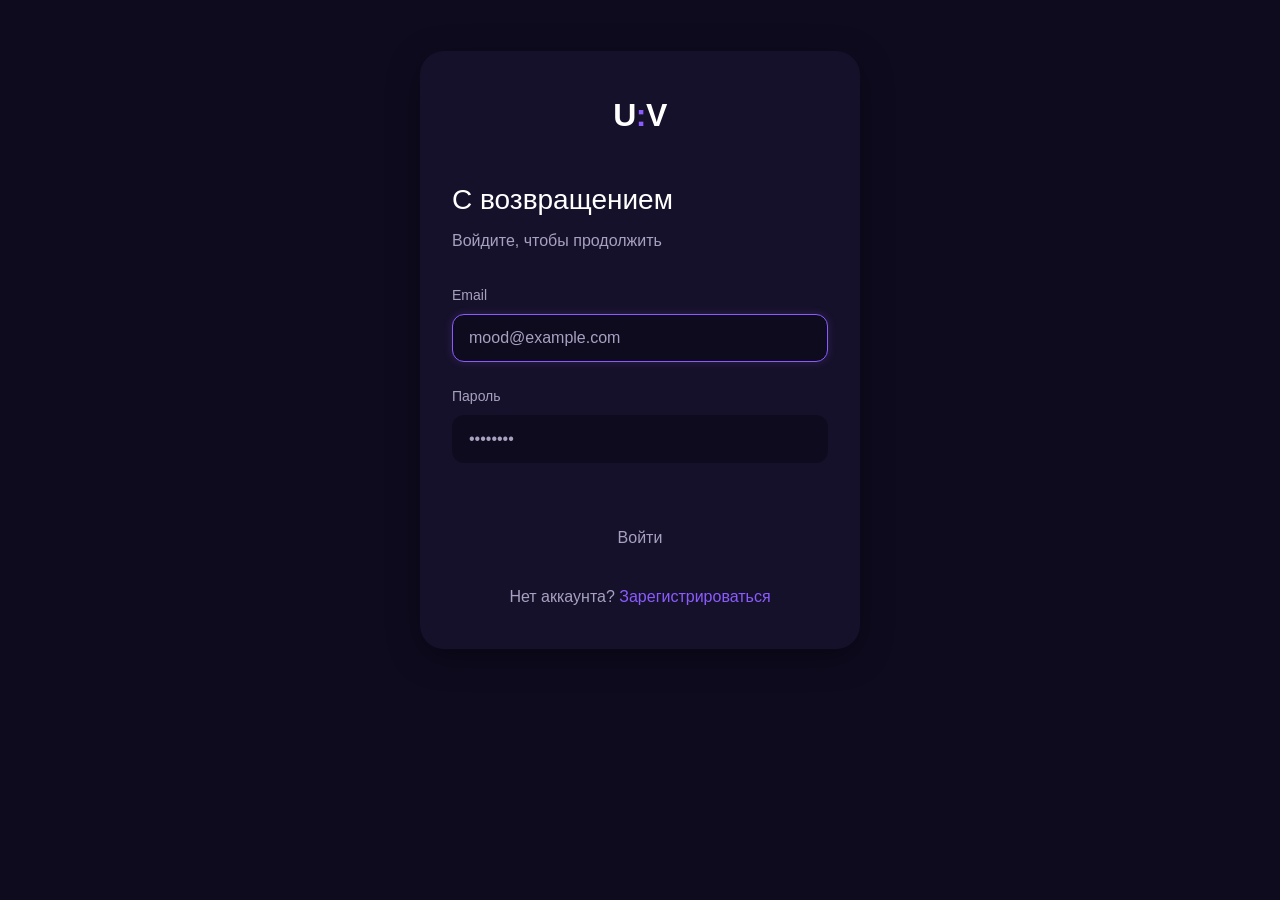
<file: frontend/login.html>
<!DOCTYPE html>
<html lang="ru">
<head>
    <meta charset="UTF-8">
    <meta name="viewport" content="width=device-width, initial-scale=1.0">
    <title>U:V · Вход</title>
    <link rel="stylesheet" href="css/variables.css">
    <link rel="stylesheet" href="css/global.css">
    <link rel="stylesheet" href="css/components.css">
    <style>
        body {
            display: flex;
            align-items: center;
            justify-content: center;
            min-height: 100vh;
            margin: 0;
        }
        .auth-container {
            width: 100%;
            max-width: 440px;
            padding: 40px 32px;
            background: var(--bg-card);
            border-radius: 24px;
            box-shadow: 0 8px 32px rgba(0,0,0,0.4);
        }
        .auth-logo {
            text-align: center;
            margin-bottom: 40px;
        }
        .auth-logo a {
            font-size: 32px;
            font-weight: 600;
            letter-spacing: -0.5px;
            color: var(--text-primary);
            text-decoration: none;
        }
        .logo-accent {
            color: var(--accent);
        }
        .auth-title {
            font-size: 28px;
            margin-bottom: 8px;
        }
        .auth-subtitle {
            color: var(--text-secondary);
            margin-bottom: 32px;
        }
        .auth-form .form-group {
            margin-bottom: 24px;
        }
        .auth-form label {
            display: block;
            margin-bottom: 8px;
            color: var(--text-secondary);
            font-size: 14px;
        }
        .auth-form .input {
            width: 100%;
            padding: 14px 16px;
            background: var(--bg-deep);
            border: 1px solid transparent;
            border-radius: var(--radius-md);
            color: var(--text-primary);
            font-size: 16px;
            transition: var(--transition);
        }
        .auth-form .input:focus {
            border-color: var(--accent);
            outline: none;
        }
        .auth-form .btn {
            width: 100%;
            padding: 14px;
            font-size: 16px;
            font-weight: 500;
            margin-top: 8px;
        }
        .auth-footer {
            text-align: center;
            margin-top: 24px;
            color: var(--text-secondary);
        }
        .auth-footer a {
            color: var(--accent);
            text-decoration: none;
        }
        .error-message {
            color: #ff5c5c;
            font-size: 14px;
            margin-top: 8px;
            min-height: 20px;
        }
    </style>
</head>
<body>
    <div class="auth-container">
        <div class="auth-logo">
            <a href="/frontend/index.html">U<span class="logo-accent">:</span>V</a>
        </div>
        <h1 class="auth-title">С возвращением</h1>
        <p class="auth-subtitle">Войдите, чтобы продолжить</p>

        <form id="login-form" class="auth-form">
            <div class="form-group">
                <label for="email">Email</label>
                <input type="email" id="email" class="input" placeholder="mood@example.com" required autofocus>
            </div>
            <div class="form-group">
                <label for="password">Пароль</label>
                <input type="password" id="password" class="input" placeholder="••••••••" required>
            </div>
            <div class="error-message" id="error-message"></div>
            <button type="submit" class="btn btn-primary">Войти</button>
        </form>

        <div class="auth-footer">
            Нет аккаунта? <a href="/frontend/register.html">Зарегистрироваться</a>
        </div>
    </div>

    <script type="module">
        import { login, redirectIfAuthenticated } from './js/auth.js';

        redirectIfAuthenticated();

        const form = document.getElementById('login-form');
        const errorEl = document.getElementById('error-message');

        form.addEventListener('submit', async (e) => {
            e.preventDefault();
            const email = document.getElementById('email').value.trim();
            const password = document.getElementById('password').value;

            if (!email || !password) {
                errorEl.textContent = 'Заполните все поля';
                return;
            }

            const result = await login(email, password);
            if (result.success) {
                window.location.href = '/frontend/index.html';
            } else {
                errorEl.textContent = result.error || 'Ошибка входа';
            }
        });
    </script>
</body>
</html>
</file>
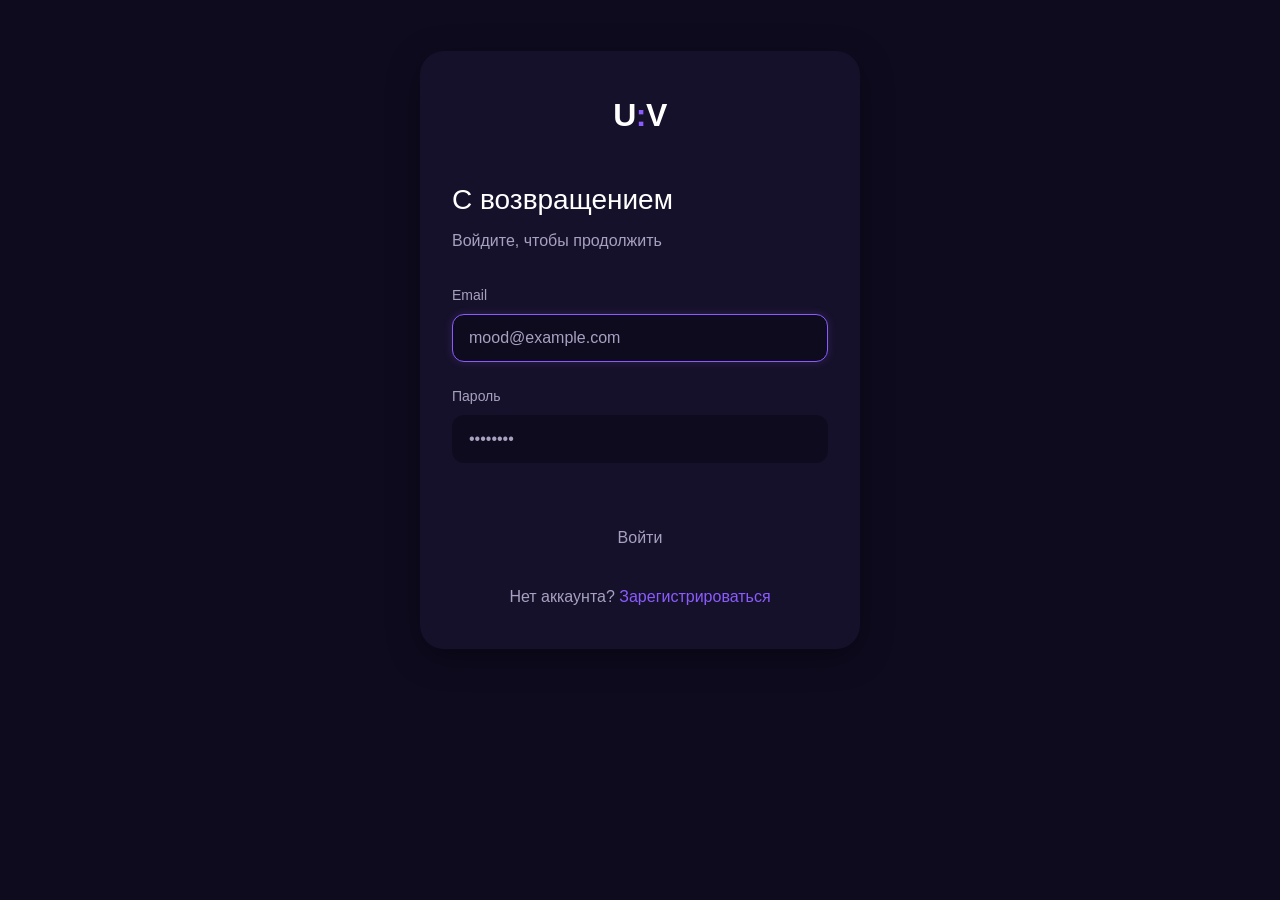
<file: frontend/my-wave.html>
<!DOCTYPE html>
<html lang="ru">
<head>
    <meta charset="UTF-8">
    <title>U:V · Моя волна</title>
    <link rel="stylesheet" href="css/variables.css">
    <link rel="stylesheet" href="css/global.css">
    <link rel="stylesheet" href="css/components.css">
    <style>
        .wave-page { max-width: 800px; margin: 0 auto; padding: 40px 24px; }
        .wave-title { font-size: 32px; font-weight: 600; margin-bottom: 24px; }
        .wave-list { background: var(--bg-card); border-radius: var(--radius-lg); padding: 8px 0; }
        .wave-item { display: flex; align-items: center; padding: 12px 16px; transition: background 0.2s; cursor: pointer; }
        .wave-item:hover { background: rgba(138, 92, 255, 0.08); }

        /* UV Index с цветовой градацией */
        .uv-index {
            font-family: var(--font-mono);
            font-size: 20px;
            min-width: 80px;
            margin-right: 16px;
            text-align: center;
            transition: color 0.3s;
        }
        .uv-index.uv-high { color: #8A5CFF; }       /* >= 95 */
        .uv-index.uv-mid { color: #B79AFF; }        /* 70-94 */
        .uv-index.uv-low { color: #A8A0C0; }        /* < 70 */

        .wave-track-info { flex: 1; }
        .wave-track-name { font-weight: 500; color: var(--text-primary); }
        .wave-track-artists { font-size: 14px; color: var(--text-secondary); }
        .wave-track-duration { margin-left: 12px; font-size: 14px; color: var(--text-secondary); min-width: 50px; text-align: right; }

        .wave-actions { display: flex; gap: 8px; margin-left: 8px; align-items: center; }
        .play-btn, .like-btn {
            background: none; border: none; font-size: 18px; cursor: pointer;
            padding: 8px; border-radius: 50%; transition: var(--transition);
            color: var(--text-secondary);
        }
        .play-btn:hover, .like-btn:hover {
            color: var(--accent); background: rgba(138, 92, 255, 0.1);
        }
        .like-btn.liked { color: var(--accent); }

        .loading, .empty {
            text-align: center; padding: 60px; color: var(--text-secondary);
        }
        .empty a { color: var(--accent); text-decoration: none; }
        .empty a:hover { text-decoration: underline; }

        /* Стили плеера (дублируем для автономности, но плеер теперь создаётся динамически) */
        .player-bar {
            position: fixed; bottom: 0; left: 0; width: 100%; height: 180px;
            background: var(--bg-card); border-radius: var(--radius-lg) var(--radius-lg) 0 0;
            padding: 20px 32px; display: none; align-items: center; gap: 24px;
            z-index: 1000; box-shadow: 0 -4px 20px rgba(0,0,0,0.3);
        }
        .player-cover { width: 64px; height: 64px; border-radius: var(--radius-md); object-fit: cover; }
        .player-info { flex: 1; min-width: 200px; }
        .player-track-name { font-size: 18px; font-weight: 500; }
        .player-artist-name { font-size: 14px; color: var(--text-secondary); }
        .player-controls { display: flex; gap: 16px; }
        .player-progress-container { display: flex; align-items: center; gap: 12px; width: 400px; }
        .player-progress {
            flex: 1; height: 4px; background: rgba(168,160,192,0.3); border-radius: 2px;
            -webkit-appearance: none; appearance: none;
        }
        .player-progress::-webkit-slider-thumb {
            -webkit-appearance: none; width: 12px; height: 12px; border-radius: 50%;
            background: var(--accent); cursor: pointer;
        }
        .player-time { font-size: 14px; color: var(--text-secondary); min-width: 40px; }
        .player-actions { display: flex; gap: 16px; margin-left: auto; }
        .player-btn {
            background: none; border: none; color: var(--text-secondary); font-size: 24px;
            cursor: pointer; transition: var(--transition); width: 40px; height: 40px;
            display: flex; align-items: center; justify-content: center; border-radius: 50%;
        }
        .player-btn:hover { color: var(--accent); background: rgba(138, 92, 255, 0.1); }
        .player-btn.liked { color: var(--accent); }
        .avatar {
            width: 40px;
            height: 40px;
            border-radius: 50%;
            background: var(--bg-card);
            display: flex;
            align-items: center;
            justify-content: center;
            font-size: 20px;
            color: var(--accent);
            cursor: pointer;
        }
    </style>
</head>
<body>
    <header class="header" style="display: flex; justify-content: space-between; align-items: center; padding: 24px 32px;">
        <a href="/frontend/index.html" class="logo" style="font-size: 28px; font-weight: 600; color: var(--text-primary); text-decoration: none;">
            U<span style="color: var(--accent);">:</span>V
        </a>
        <div class="header-actions">
            <a href="/frontend/login.html" class="btn" id="login-btn" style="display: none;">Войти</a>
            <div class="avatar" id="user-avatar" style="display: none; width: 40px; height: 40px; border-radius: 50%; background: var(--bg-card); cursor: pointer;"></div>
        </div>
    </header>

    <main class="wave-page">
        <h1 class="wave-title">🌊 Моя волна</h1>
        <div id="wave-container">
            <div class="loading">Ищем музыку...</div>
        </div>
    </main>

    <!-- Глобальный плеер (пустой контейнер, заполнится скриптом) -->
    <div id="player-bar" class="player-bar"></div>

    <script>
        // Создаём структуру плеера (как в index.html)
        (function createPlayerDOM() {
            const bar = document.getElementById('player-bar');
            bar.innerHTML = `
                <img id="player-cover" class="player-cover" src="https://via.placeholder.com/64/16112A/A8A0C0" alt="cover">
                <div class="player-info">
                    <div id="player-track-name" class="player-track-link">Не выбран трек</div>
                    <div id="player-artist-name" class="player-artist-name"></div>
                </div>
                <div class="player-controls">
                    <button id="player-play" class="player-btn">▶</button>
                </div>
                <div class="player-progress-container">
                    <span id="player-current-time" class="player-time">0:00</span>
                    <input type="range" id="player-progress" class="player-progress" min="0" max="100" value="0">
                    <span id="player-duration" class="player-time">0:00</span>
                </div>
                <div class="player-actions">
                    <button id="player-like" class="player-btn">❤️</button>
                    <button id="player-wave" class="player-btn">🌊</button>
                    <button id="player-expand" class="player-btn">⤢</button>
                </div>
            `;
            bar.style.display = 'none';

            // Импортируем плеер и сохраняем глобально
            import('./js/player.js').then(module => {
                window.player = module.player;
                if (module.player.currentTrack) {
                    bar.style.display = 'flex';
                }
            });
        })();
    </script>

    <script type="module">
        import { requireAuth } from './js/auth.js';
        import { api } from './js/api.js';
        import { formatTime } from './js/utils.js';

        requireAuth();

        import { isAuthenticated, getCurrentUser } from './js/auth.js';  // если ещё нет

        async function updateHeader() {
            const loginBtn = document.getElementById('login-btn');
            const avatar = document.getElementById('user-avatar');
            if (!loginBtn || !avatar) return;
            if (isAuthenticated()) {
                const user = await getCurrentUser().catch(() => null);
                if (user) {
                    loginBtn.style.display = 'none';
                    avatar.style.display = 'flex';
                    avatar.textContent = user.username.charAt(0).toUpperCase();
                    avatar.onclick = () => window.location.href = '/frontend/profile.html';
                } else {
                    loginBtn.style.display = 'inline-flex';
                    avatar.style.display = 'none';
                }
            } else {
                loginBtn.style.display = 'inline-flex';
                avatar.style.display = 'none';
            }
        }
        updateHeader();

        const container = document.getElementById('wave-container');

        // Функция для определения цветового класса UV Index
        function getUvClass(similarity) {
            if (similarity >= 95) return 'uv-high';
            if (similarity >= 70) return 'uv-mid';
            return 'uv-low';
        }

        async function loadWave() {
            try {
                const tracks = await api.get('/users/me/wave');

                if (!Array.isArray(tracks) || tracks.length === 0) {
                    container.innerHTML = `
                        <div class="empty">
                            Пока нет рекомендаций.<br>
                            <a href="/frontend/index.html">Поставьте лайки любимым трекам</a>, чтобы волна заработала.
                        </div>`;
                    return;
                }

                // Рендерим список
                const html = '<div class="wave-list">' + tracks.map(t => {
                    const artists = (t.artists || []).map(a => a.name).join(', ');
                    const uv = t.similarity ? Math.round(t.similarity) : 0;
                    const uvClass = getUvClass(uv);
                    const duration = t.duration ? formatTime(t.duration) : '--:--';

                    return `
                        <div class="wave-item" data-id="${t.id}">
                            <span class="uv-index ${uvClass}">UV ${uv}</span>
                            <div class="wave-track-info">
                                <div class="wave-track-name">${t.name}</div>
                                <div class="wave-track-artists">${artists}</div>
                            </div>
                            <span class="wave-track-duration">${duration}</span>
                            <div class="wave-actions">
                                <button class="like-btn" data-id="${t.id}">❤️</button>
                                <button class="play-btn" title="Воспроизвести">▶</button>
                            </div>
                        </div>
                    `;
                }).join('') + '</div>';

                container.innerHTML = html;

                // Обработчики для кнопок и строк
                attachWaveEvents();
            } catch (err) {
                container.innerHTML = `
                    <div class="empty">
                        Ошибка загрузки: ${err.message}.<br>
                        <a href="/frontend/index.html">Попробуйте позже</a>
                    </div>`;
                console.error(err);
            }
        }

        async function toggleLike(trackId, button) {
            try {
                await api.post(`/tracks/${trackId}/like`);
                button.classList.add('liked');
            } catch (e) {
                if (e.message && e.message.includes('already')) {
                    await api.delete(`/tracks/${trackId}/like`);
                    button.classList.remove('liked');
                } else {
                    console.error('Ошибка лайка:', e);
                }
            }
        }

        function attachWaveEvents() {
            // Делегирование событий с контейнера
            container.addEventListener('click', async (e) => {
                const playBtn = e.target.closest('.play-btn');
                const likeBtn = e.target.closest('.like-btn');
                const waveItem = e.target.closest('.wave-item');

                if (!waveItem) return;

                const trackId = waveItem.dataset.id;

                if (playBtn) {
                    e.stopPropagation();
                    const player = window.player;
                    if (player) player.loadTrack(trackId);
                } else if (likeBtn) {
                    e.stopPropagation();
                    await toggleLike(trackId, likeBtn);
                } else {
                    // Клик по строке – переход на страницу трека
                    window.location.href = `/frontend/track.html?id=${trackId}`;
                }
            });
        }

        // Запуск
        loadWave();
    </script>
</body>
</html>
</file>
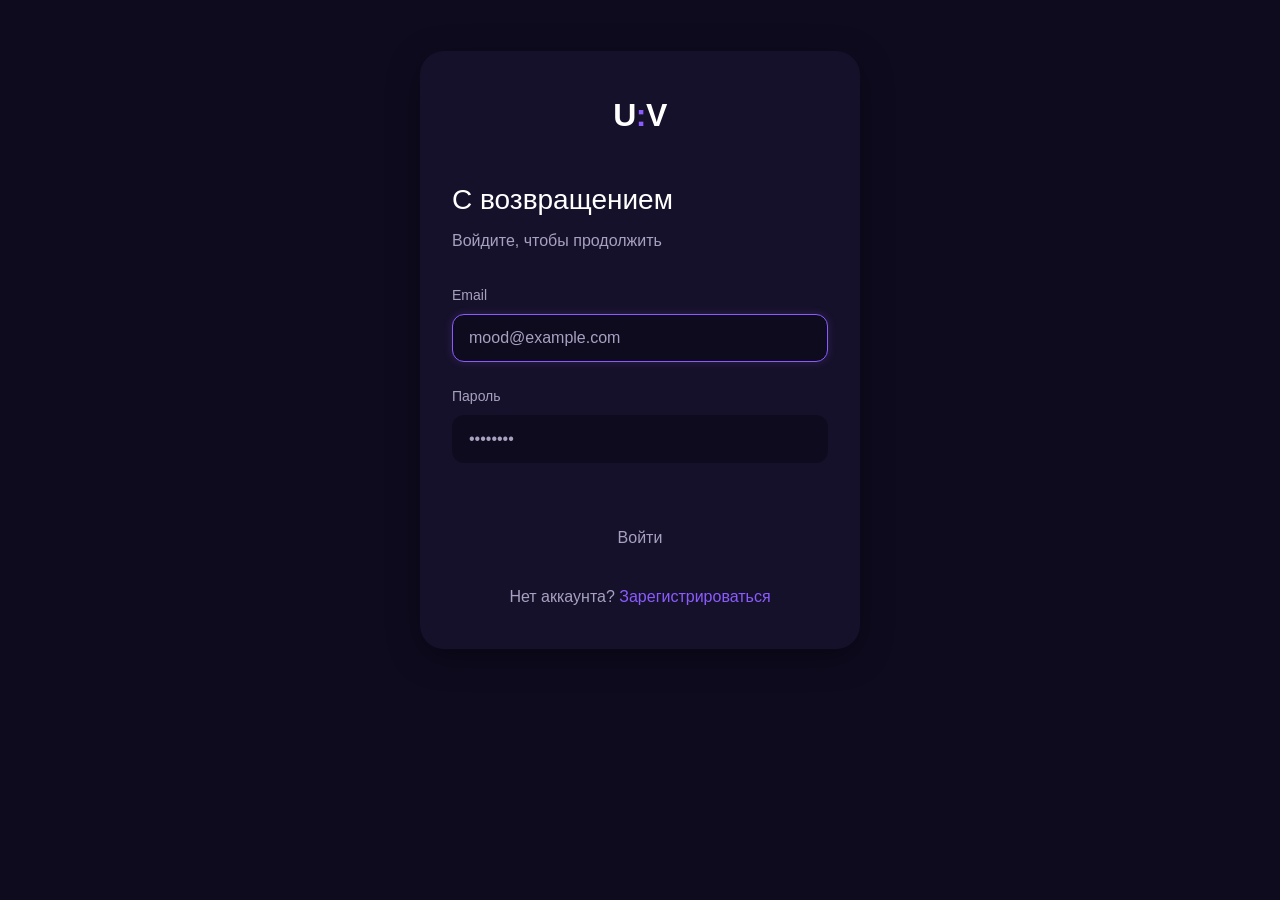
<file: frontend/profile.html>
<!DOCTYPE html>
<html lang="ru">
<head>
    <meta charset="UTF-8">
    <meta name="viewport" content="width=device-width, initial-scale=1.0">
    <title>U:V · Профиль</title>
    <link rel="stylesheet" href="css/variables.css">
    <link rel="stylesheet" href="css/global.css">
    <link rel="stylesheet" href="css/components.css">
    <style>
        .profile-page { max-width: 1000px; margin: 0 auto; padding: 40px 24px; }
        .profile-header { display: flex; gap: 32px; margin-bottom: 48px; align-items: center; }
        .profile-avatar {
            width: 120px; height: 120px; border-radius: 50%; background: var(--bg-card);
            display: flex; align-items: center; justify-content: center; font-size: 48px; color: var(--accent);
        }
        .profile-info { flex: 1; }
        .profile-username { font-size: 32px; font-weight: 600; }
        .profile-stats { display: flex; gap: 24px; color: var(--text-secondary); margin: 12px 0; }
        .tabs { display: flex; gap: 16px; margin-bottom: 32px; border-bottom: 1px solid var(--bg-card); padding-bottom: 8px; }
        .tab-btn {
            background: none; border: none; color: var(--text-secondary); font-size: 18px; font-weight: 500;
            padding: 8px 16px; cursor: pointer; border-radius: var(--radius-md); transition: var(--transition);
        }
        .tab-btn.active { color: var(--accent); background: rgba(138, 92, 255, 0.1); }
        .tab-content { display: none; }
        .tab-content.active { display: block; }
        .entity-list { display: flex; flex-wrap: wrap; gap: 16px; }
        .entity-card {
            background: var(--bg-card); border-radius: var(--radius-lg); padding: 16px;
            width: 200px; cursor: pointer; transition: var(--transition);
        }
        .entity-card:hover { background: var(--bg-card-hover); transform: scale(1.02); }
        .entity-card img {
            width: 100%; aspect-ratio: 1; object-fit: cover; border-radius: var(--radius-md);
            background: linear-gradient(135deg, var(--bg-card), var(--bg-deep)); margin-bottom: 8px;
        }
        .entity-card .card-title { font-size: 16px; font-weight: 500; white-space: nowrap; overflow: hidden; text-overflow: ellipsis; }
        .entity-card .card-subtitle { font-size: 14px; color: var(--text-secondary); }
        .privacy-form {
            background: var(--bg-card); border-radius: var(--radius-lg); padding: 24px; max-width: 400px;
        }
        .privacy-form h3 { margin-bottom: 16px; font-weight: 500; }
        .privacy-form label {
            display: flex; justify-content: space-between; align-items: center;
            margin-bottom: 12px; color: var(--text-secondary);
        }
        .privacy-form button { margin-top: 16px; }
        .empty-message { color: var(--text-secondary); padding: 20px; }

        /* Стили плеера */
        .player-bar {
            position: fixed; bottom: 0; left: 0; width: 100%; height: 180px;
            background: var(--bg-card); border-radius: var(--radius-lg) var(--radius-lg) 0 0;
            padding: 20px 32px; display: none; align-items: center; gap: 24px;
            z-index: 1000; box-shadow: 0 -4px 20px rgba(0,0,0,0.3);
        }
        .player-cover { width: 64px; height: 64px; border-radius: var(--radius-md); object-fit: cover; }
        .player-info { flex: 1; min-width: 200px; }
        .player-track-name { font-size: 18px; font-weight: 500; }
        .player-artist-name { font-size: 14px; color: var(--text-secondary); }
        .player-controls { display: flex; gap: 16px; }
        .player-progress-container { display: flex; align-items: center; gap: 12px; width: 400px; }
        .player-progress {
            flex: 1; height: 4px; background: rgba(168,160,192,0.3); border-radius: 2px;
            -webkit-appearance: none; appearance: none;
        }
        .player-progress::-webkit-slider-thumb {
            -webkit-appearance: none; width: 12px; height: 12px; border-radius: 50%;
            background: var(--accent); cursor: pointer;
        }
        .player-time { font-size: 14px; color: var(--text-secondary); min-width: 40px; }
        .player-actions { display: flex; gap: 16px; margin-left: auto; }
        .player-btn {
            background: none; border: none; color: var(--text-secondary); font-size: 24px;
            cursor: pointer; transition: var(--transition); width: 40px; height: 40px;
            display: flex; align-items: center; justify-content: center; border-radius: 50%;
        }
        .player-btn:hover { color: var(--accent); background: rgba(138, 92, 255, 0.1); }
        .player-btn.liked { color: var(--accent); }

        /* Модальные окна */
        .modal-overlay {
            position: fixed; top: 0; left: 0; width: 100%; height: 100%;
            background: rgba(0,0,0,0.6); z-index: 2000;
            display: flex; align-items: center; justify-content: center;
        }
        .modal-content {
            background: var(--bg-card); border-radius: var(--radius-lg);
            padding: 32px; width: 100%; max-width: 400px;
        }
        .modal-content h3 { margin-bottom: 20px; color: var(--text-primary); }
        .modal-content label { color: var(--text-secondary); font-size: 14px; display: block; margin-bottom: 6px; }
        .modal-content .input, .modal-content textarea {
            width: 100%; background: var(--bg-deep); border: 1px solid transparent;
            border-radius: var(--radius-md); padding: 10px 14px; color: var(--text-primary); font-size: 16px; outline: none;
        }
        .modal-content .input:focus, .modal-content textarea:focus { border-color: var(--accent); }
        .modal-content .form-group { margin-bottom: 16px; }
        .modal-actions { margin-top: 24px; display: flex; gap: 12px; justify-content: flex-end; }
    </style>
</head>
<body>
    <header class="header" style="display: flex; justify-content: space-between; align-items: center; padding: 24px 32px;">
        <a href="/frontend/index.html" class="logo" style="font-size: 28px; font-weight: 600; color: var(--text-primary); text-decoration: none;">
            U<span style="color: var(--accent);">:</span>V
        </a>
        <div class="header-actions">
            <button class="btn" id="logout-btn" style="display: none;">Выйти</button>
        </div>
    </header>

    <main class="profile-page">
        <div id="profile-content"></div>
    </main>

    <div id="player-bar" class="player-bar"></div>

    <script type="module">
        import { isAuthenticated, getCurrentUser, logout } from './js/auth.js';
        import { api } from './js/api.js';
        import { generateCoverPlaceholder } from './js/utils.js';

        const urlParams = new URLSearchParams(window.location.search);
        const profileId = urlParams.get('id');
        let currentUser = null;
        let isOwnProfile = false;
        const contentDiv = document.getElementById('profile-content');

        async function init() {
            if (isAuthenticated()) {
                try { currentUser = await getCurrentUser(); } catch(e) {}
            }
            if (!profileId || (currentUser && profileId === currentUser.id)) {
                if (!currentUser) {
                    window.location.href = '/frontend/login.html';
                    return;
                }
                isOwnProfile = true;
            } else {
                isOwnProfile = false;
            }
            renderProfile();
        }

        async function renderProfile() {
            let profile;
            if (isOwnProfile) {
                profile = currentUser;
                document.getElementById('logout-btn').style.display = 'inline-flex';
                document.getElementById('logout-btn').onclick = logout;
            } else {
                try {
                    profile = await api.get(`/users/${profileId}/profile`);
                } catch (e) {
                    contentDiv.innerHTML = '<div class="empty-message">Пользователь не найден</div>';
                    return;
                }
                document.getElementById('logout-btn').style.display = 'none';
            }

            const avatarLetter = profile.username.charAt(0).toUpperCase();
            let tabsHtml = '';
            if (isOwnProfile) {
                tabsHtml = `
                    <button class="tab-btn active" data-tab="tracks">Треки</button>
                    <button class="tab-btn" data-tab="playlists">Плейлисты</button>
                    <button class="tab-btn" data-tab="artists">Артисты</button>
                    <button class="tab-btn" data-tab="albums">Альбомы</button>
                    <button class="tab-btn" data-tab="settings">Настройки</button>`;
            } else {
                if (profile.is_fav_tracks_public) tabsHtml += '<button class="tab-btn active" data-tab="tracks">Треки</button>';
                if (profile.is_fav_playlists_public) tabsHtml += '<button class="tab-btn" data-tab="playlists">Плейлисты</button>';
                if (profile.is_fav_artists_public) tabsHtml += '<button class="tab-btn" data-tab="artists">Артисты</button>';
                if (profile.is_fav_albums_public) tabsHtml += '<button class="tab-btn" data-tab="albums">Альбомы</button>';
                if (!tabsHtml.includes('tab-btn')) tabsHtml = '<span class="empty-message">Нет публичных разделов</span>';
            }

            // Кнопка "Стать артистом" для своего профиля, если ещё не артист
            const becomeArtistBtn = (isOwnProfile && !profile.is_member) ? `
                <div style="margin-top:16px;">
                    <button class="btn btn-accent" id="become-artist-btn">🎤 Стать артистом</button>
                </div>` : '';

            contentDiv.innerHTML = `
                <div class="profile-header">
                    <div class="profile-avatar">${avatarLetter}</div>
                    <div class="profile-info">
                        <h1 class="profile-username">${profile.username}</h1>
                        <div class="profile-stats" id="fav-counts">${isOwnProfile ? 'Загрузка...' : ''}</div>
                        ${becomeArtistBtn}
                    </div>
                </div>
                <div class="tabs" id="tabs">${tabsHtml}</div>
                <div id="tab-content-container"></div>`;

            if (isOwnProfile) {
                loadStats();
                if (!profile.is_member) {
                    document.getElementById('become-artist-btn')?.addEventListener('click', openBecomeArtistModal);
                }
            } else {
                loadGuestStats(profileId);
            }
            setupTabs(isOwnProfile);
            const firstTab = document.querySelector('.tab-btn');
            if (firstTab) loadTabContent(firstTab.dataset.tab, isOwnProfile);
        }

        function setupTabs(isOwn) {
            document.querySelectorAll('.tab-btn').forEach(btn => {
                btn.addEventListener('click', () => {
                    document.querySelectorAll('.tab-btn').forEach(b => b.classList.remove('active'));
                    btn.classList.add('active');
                    loadTabContent(btn.dataset.tab, isOwn);
                });
            });
        }

        async function loadTabContent(tab, isOwn) {
            const container = document.getElementById('tab-content-container');
            container.innerHTML = '<div class="empty-message">Загрузка...</div>';
            if (tab === 'settings' && isOwn) return renderSettings();

            const userId = isOwn ? currentUser.id : profileId;
            const base = isOwn ? '/users/me/favorites' : `/users/${userId}/favorites`;
            try {
                if (tab === 'playlists') {
                    const items = await api.get(`${base}/playlists`);
                    renderPlaylistsTab(items, isOwn);
                    return;
                }

                let items;
                switch (tab) {
                    case 'tracks': items = await api.get(`${base}/tracks`); break;
                    case 'artists': items = await api.get(`${base}/artists`); break;
                    case 'albums': items = await api.get(`${base}/albums`); break;
                }
                renderEntityCards(items, tab.slice(0, -1));
            } catch (e) {
                container.innerHTML = '<div class="empty-message">Ошибка загрузки</div>';
            }
        }

        function renderEntityCards(items, type) {
            const container = document.getElementById('tab-content-container');
            if (!items || !items.length) {
                container.innerHTML = `<div class="empty-message">Нет избранных ${type === 'track' ? 'треков' : type === 'playlist' ? 'плейлистов' : type === 'artist' ? 'артистов' : 'альбомов'}</div>`;
                return;
            }
            let html = '<div class="entity-list">';
            items.forEach(item => {
                const cover = generateCoverPlaceholder(`${item.name}${item.id}`, 200);
                let subtitle = '';
                if (type === 'track' && item.artists) subtitle = item.artists.map(a => a.name).join(', ');
                else if (type === 'playlist') subtitle = item.owner?.username || '';
                else if (type === 'album' && item.artists) subtitle = item.artists.map(a => a.name).join(', ');
                html += `
                    <div class="entity-card" data-type="${type}" data-id="${item.id}">
                        <img src="${cover}" alt="${item.name}">
                        <div class="card-title">${item.name}</div>
                        <div class="card-subtitle">${subtitle}</div>
                    </div>`;
            });
            html += '</div>';
            container.innerHTML = html;
            container.querySelectorAll('.entity-card').forEach(card => {
                card.addEventListener('click', () => {
                    const t = card.dataset.type;
                    const id = card.dataset.id;
                    if (t === 'track') window.location.href = `/frontend/track.html?id=${id}`;
                    else if (t === 'playlist') window.location.href = `/frontend/playlist.html?id=${id}`;
                    else if (t === 'artist') window.location.href = `/frontend/artist.html?id=${id}`;
                    else if (t === 'album') window.location.href = `/frontend/album.html?id=${id}`;
                });
            });
        }

        function renderPlaylistsTab(items, isOwn) {
            const container = document.getElementById('tab-content-container');
            if (isOwn) {
                let html = '<div style="margin-bottom:16px;"><button class="btn btn-accent" id="create-playlist-btn">+ Создать плейлист</button></div>';
                if (!items || items.length === 0) {
                    html += '<div class="empty-message">Нет плейлистов</div>';
                } else {
                    html += '<div class="entity-list">';
                    items.forEach(item => {
                        const cover = generateCoverPlaceholder(`${item.name}${item.id}`, 200);
                        html += `
                            <div class="entity-card" data-type="playlist" data-id="${item.id}">
                                <img src="${cover}" alt="${item.name}">
                                <div class="card-title">${item.name}</div>
                                <div class="card-subtitle">${item.owner?.username || ''}</div>
                            </div>`;
                    });
                    html += '</div>';
                }
                container.innerHTML = html;
                container.querySelectorAll('.entity-card').forEach(card => {
                    card.addEventListener('click', () => {
                        window.location.href = `/frontend/playlist.html?id=${card.dataset.id}`;
                    });
                });
                document.getElementById('create-playlist-btn')?.addEventListener('click', openCreatePlaylistModal);
            } else {
                renderEntityCards(items, 'playlist');
            }
        }

        function openCreatePlaylistModal() {
            const modal = document.createElement('div');
            modal.className = 'modal-overlay';
            modal.innerHTML = `
                <div class="modal-content">
                    <h3>Новый плейлист</h3>
                    <div class="form-group"><label>Название</label><input type="text" id="new-playlist-name" class="input" placeholder="Мой плейлист"></div>
                    <div class="form-group"><label><input type="checkbox" id="new-playlist-public" checked> Публичный</label></div>
                    <div class="modal-actions">
                        <button class="btn" id="cancel-playlist-btn">Отмена</button>
                        <button class="btn btn-accent" id="save-playlist-btn">Создать</button>
                    </div>
                </div>`;
            document.body.appendChild(modal);
            document.getElementById('cancel-playlist-btn').onclick = () => modal.remove();
            document.getElementById('save-playlist-btn').onclick = async () => {
                const name = document.getElementById('new-playlist-name').value.trim();
                if (!name) return alert('Введите название');
                try {
                    const newPl = await api.post('/playlists', { name, is_public: document.getElementById('new-playlist-public').checked });
                    try { await api.post(`/playlists/${newPl.id}/like`); } catch(e) {}
                    modal.remove();
                    if (isOwnProfile) loadStats();
                    loadTabContent('playlists', true);
                } catch(e) { alert(e.message); }
            };
            modal.onclick = (e) => { if (e.target === modal) modal.remove(); };
        }

        async function renderSettings() {
            const container = document.getElementById('tab-content-container');
            container.innerHTML = `
                <div class="privacy-form">
                    <h3>Приватность избранного</h3>
                    <label><input type="checkbox" id="priv-tracks" ${currentUser.is_fav_tracks_public ? 'checked' : ''}> Треки</label>
                    <label><input type="checkbox" id="priv-playlists" ${currentUser.is_fav_playlists_public ? 'checked' : ''}> Плейлисты</label>
                    <label><input type="checkbox" id="priv-artists" ${currentUser.is_fav_artists_public ? 'checked' : ''}> Артисты</label>
                    <label><input type="checkbox" id="priv-albums" ${currentUser.is_fav_albums_public ? 'checked' : ''}> Альбомы</label>
                    <button class="btn btn-accent" id="save-privacy-btn">Сохранить</button>
                </div>`;
            document.getElementById('save-privacy-btn').onclick = async () => {
                await api.patch('/users/me/profile', {
                    is_fav_tracks_public: document.getElementById('priv-tracks').checked,
                    is_fav_playlists_public: document.getElementById('priv-playlists').checked,
                    is_fav_artists_public: document.getElementById('priv-artists').checked,
                    is_fav_albums_public: document.getElementById('priv-albums').checked,
                });
                alert('Сохранено');
            };
        }

        async function loadStats() {
            try {
                const [tIds, pIds, aIds, alIds] = await Promise.all([
                    api.get('/users/me/favorites/ids').then(r => r.track_ids || []),
                    api.get('/users/me/favorites/playlist-ids').then(r => r.playlist_ids || []),
                    api.get('/users/me/favorites/artist-ids').then(r => r.artist_ids || []),
                    api.get('/users/me/favorites/album-ids').then(r => r.album_ids || []),
                ]);
                const el = document.getElementById('fav-counts');
                if (el) el.textContent = `❤️ ${tIds.length} треков · ${pIds.length} плейлистов · ${aIds.length} артистов · ${alIds.length} альбомов`;
            } catch(e) {}
        }

        async function loadGuestStats(userId) {
            try {
                const [tIds, pIds, aIds, alIds] = await Promise.all([
                    api.get(`/users/${userId}/favorites/ids`).then(r => r.track_ids || []),
                    api.get(`/users/${userId}/favorites/playlist-ids`).then(r => r.playlist_ids || []),
                    api.get(`/users/${userId}/favorites/artist-ids`).then(r => r.artist_ids || []),
                    api.get(`/users/${userId}/favorites/album-ids`).then(r => r.album_ids || []),
                ]);
                const el = document.getElementById('fav-counts');
                if (el) el.textContent = `❤️ ${tIds.length} треков · ${pIds.length} плейлистов · ${aIds.length} артистов · ${alIds.length} альбомов`;
            } catch(e) { 
                const el = document.getElementById('fav-counts');
                if (el) el.textContent = '';
            }
        }

        function openBecomeArtistModal() {
            const modal = document.createElement('div');
            modal.className = 'modal-overlay';
            modal.innerHTML = `
                <div class="modal-content">
                    <h3>Создать своего артиста</h3>
                    <div class="form-group"><label>Имя артиста</label><input type="text" id="new-artist-name" class="input" placeholder="Например, DJ Mood"></div>
                    <div class="form-group"><label>Описание</label><textarea id="new-artist-desc" class="input" rows="2" placeholder="Краткое описание"></textarea></div>
                    <div class="form-group"><label>Дата начала деятельности</label><input type="date" id="new-artist-formation" class="input"></div>
                    <div class="form-group"><label>Дата распада (необязательно)</label><input type="date" id="new-artist-disband" class="input"></div>
                    <div class="modal-actions">
                        <button class="btn" id="cancel-artist-btn">Отмена</button>
                        <button class="btn btn-accent" id="save-artist-btn">Создать</button>
                    </div>
                </div>`;
            document.body.appendChild(modal);
            document.getElementById('cancel-artist-btn').onclick = () => modal.remove();
            document.getElementById('save-artist-btn').onclick = async () => {
                const name = document.getElementById('new-artist-name').value.trim();
                const desc = document.getElementById('new-artist-desc').value.trim();
                const formation = document.getElementById('new-artist-formation').value;
                const disband = document.getElementById('new-artist-disband').value || null;
                if (!name || !formation) return alert('Имя и дата обязательны');
                try {
                    await api.post('/artists', { name, description: desc || null, formation_date: formation, disbandment_date: disband });
                    modal.remove();
                    alert('Вы стали артистом!');
                    window.location.reload();
                } catch(e) { alert(e.message); }
            };
            modal.onclick = (e) => { if (e.target === modal) modal.remove(); };
        }

        init();
    </script>

    <script type="module">
        import { player } from '/frontend/js/player.js';
        window.player = player;
        const bar = document.getElementById('player-bar');
        bar.innerHTML = `
            <img id="player-cover" class="player-cover" src="https://via.placeholder.com/64/16112A/A8A0C0" alt="cover">
            <div class="player-info"><div id="player-track-name" class="player-track-link">Не выбран трек</div><div id="player-artist-name" class="player-artist-name"></div></div>
            <div class="player-controls"><button id="player-play" class="player-btn">▶</button></div>
            <div class="player-progress-container"><span id="player-current-time" class="player-time">0:00</span><input type="range" id="player-progress" class="player-progress" min="0" max="100" value="0"><span id="player-duration" class="player-time">0:00</span></div>
            <div class="player-actions"><button id="player-like" class="player-btn">❤️</button><button id="player-wave" class="player-btn">🌊</button><button id="player-expand" class="player-btn">⤢</button></div>
        `;
        bar.style.display = 'none';
        if (player.currentTrack) bar.style.display = 'flex';
    </script>
</body>
</html>
</file>
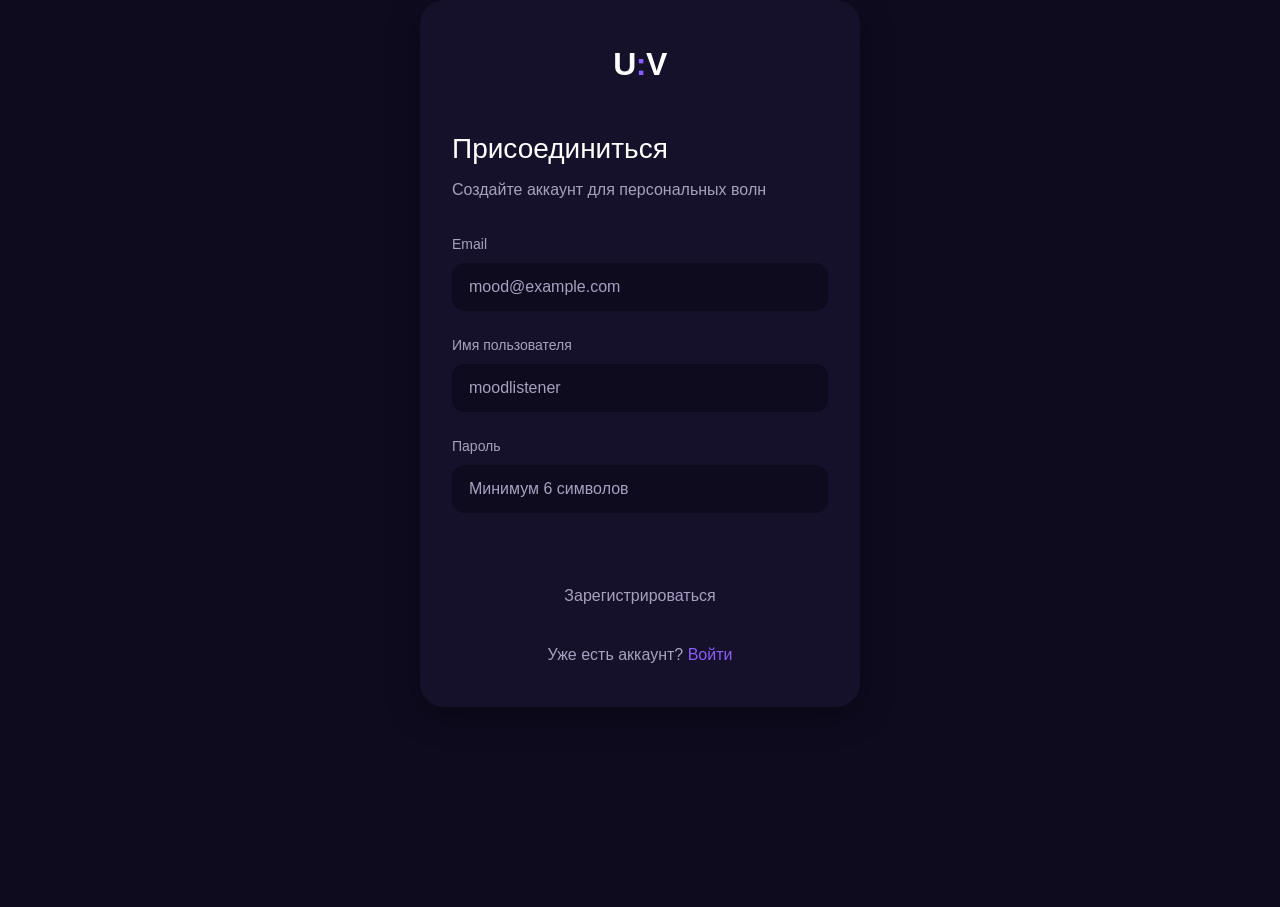
<file: frontend/register.html>
<!DOCTYPE html>
<html lang="ru">
<head>
    <meta charset="UTF-8">
    <meta name="viewport" content="width=device-width, initial-scale=1.0">
    <title>U:V · Регистрация</title>
    <link rel="stylesheet" href="css/variables.css">
    <link rel="stylesheet" href="css/global.css">
    <link rel="stylesheet" href="css/components.css">
    <style>
        /* Используем те же стили, что и на login */
        body {
            display: flex;
            align-items: center;
            justify-content: center;
            min-height: 100vh;
            margin: 0;
        }
        .auth-container {
            width: 100%;
            max-width: 440px;
            padding: 40px 32px;
            background: var(--bg-card);
            border-radius: 24px;
            box-shadow: 0 8px 32px rgba(0,0,0,0.4);
        }
        .auth-logo {
            text-align: center;
            margin-bottom: 40px;
        }
        .auth-logo a {
            font-size: 32px;
            font-weight: 600;
            letter-spacing: -0.5px;
            color: var(--text-primary);
            text-decoration: none;
        }
        .logo-accent {
            color: var(--accent);
        }
        .auth-title {
            font-size: 28px;
            margin-bottom: 8px;
        }
        .auth-subtitle {
            color: var(--text-secondary);
            margin-bottom: 32px;
        }
        .auth-form .form-group {
            margin-bottom: 24px;
        }
        .auth-form label {
            display: block;
            margin-bottom: 8px;
            color: var(--text-secondary);
            font-size: 14px;
        }
        .auth-form .input {
            width: 100%;
            padding: 14px 16px;
            background: var(--bg-deep);
            border: 1px solid transparent;
            border-radius: var(--radius-md);
            color: var(--text-primary);
            font-size: 16px;
            transition: var(--transition);
        }
        .auth-form .input:focus {
            border-color: var(--accent);
            outline: none;
        }
        .auth-form .btn {
            width: 100%;
            padding: 14px;
            font-size: 16px;
            font-weight: 500;
            margin-top: 8px;
        }
        .auth-footer {
            text-align: center;
            margin-top: 24px;
            color: var(--text-secondary);
        }
        .auth-footer a {
            color: var(--accent);
            text-decoration: none;
        }
        .error-message {
            color: #ff5c5c;
            font-size: 14px;
            margin-top: 8px;
            min-height: 20px;
        }
        .success-message {
            color: #5cff8a;
            font-size: 14px;
            margin-top: 8px;
        }
    </style>
</head>
<body>
    <div class="auth-container">
        <div class="auth-logo">
            <a href="/frontend/index.html">U<span class="logo-accent">:</span>V</a>
        </div>
        <h1 class="auth-title">Присоединиться</h1>
        <p class="auth-subtitle">Создайте аккаунт для персональных волн</p>

        <form id="register-form" class="auth-form">
            <div class="form-group">
                <label for="email">Email</label>
                <input type="email" id="email" class="input" placeholder="mood@example.com" required>
            </div>
            <div class="form-group">
                <label for="username">Имя пользователя</label>
                <input type="text" id="username" class="input" placeholder="moodlistener" required>
            </div>
            <div class="form-group">
                <label for="password">Пароль</label>
                <input type="password" id="password" class="input" placeholder="Минимум 6 символов" required minlength="6">
            </div>
            <div class="error-message" id="error-message"></div>
            <div class="success-message" id="success-message"></div>
            <button type="submit" class="btn btn-primary">Зарегистрироваться</button>
        </form>

        <div class="auth-footer">
            Уже есть аккаунт? <a href="/frontend/login.html">Войти</a>
        </div>
    </div>

    <script type="module">
        import { register, redirectIfAuthenticated } from './js/auth.js';

        redirectIfAuthenticated();

        const form = document.getElementById('register-form');
        const errorEl = document.getElementById('error-message');
        const successEl = document.getElementById('success-message');

        form.addEventListener('submit', async (e) => {
            e.preventDefault();
            const email = document.getElementById('email').value.trim();
            const username = document.getElementById('username').value.trim();
            const password = document.getElementById('password').value;

            errorEl.textContent = '';
            successEl.textContent = '';

            if (password.length < 6) {
                errorEl.textContent = 'Пароль должен быть не менее 6 символов';
                return;
            }

            const result = await register(email, username, password);
            if (result.success) {
                successEl.textContent = 'Регистрация прошла успешно! Перенаправляем...';
                setTimeout(() => {
                    window.location.href = '/frontend/login.html';
                }, 1500);
            } else {
                errorEl.textContent = result.error || 'Ошибка регистрации';
            }
        });
    </script>
</body>
</html>
</file>
<file: frontend/css/variables.css>
:root {
    /* Цвета */
    --bg-deep: #0E0B1F;
    --bg-card: #16112A;
    --bg-card-hover: #1E163A;
    --accent: #8A5CFF;
    --text-primary: #FFFFFF;
    --text-secondary: #A8A0C0;

    /* Скругления */
    --radius-sm: 8px;
    --radius-md: 12px;
    --radius-lg: 16px;
    --radius-xl: 24px;

    /* Шрифты */
    --font-main: 'Inter', sans-serif;
    --font-mono: 'SF Mono', 'Courier New', monospace;

    /* Переходы */
    --transition: all 0.2s ease-out;
}
</file>
<file: frontend/css/global.css>
* {
    margin: 0;
    padding: 0;
    box-sizing: border-box;
}

body {
    background-color: var(--bg-deep);
    color: var(--text-primary);
    font-family: var(--font-main);
    line-height: 1.5;
    -webkit-font-smoothing: antialiased;
    padding-bottom: 200px; /* чтобы контент не перекрывался плеером */
    min-height: 100vh;
}

/* Подключаем Inter с нужными настройками */
@import url('https://fonts.googleapis.com/css2?family=Inter:wght@400;500;600&display=swap');

/* SF Mono для UV Index */
@font-face {
    font-family: 'SF Mono';
    src: local('SF Mono'), local('Menlo'), local('Monaco'), local('Consolas'), monospace;
}

h1, h2, h3 {
    font-weight: 500;
}

a {
    text-decoration: none;
    color: inherit;
}

button {
    background: none;
    border: none;
    cursor: pointer;
    font-family: inherit;
    color: inherit;
}

/* Утилиты */
.container {
    max-width: 1400px;
    margin: 0 auto;
    padding: 0 24px;
}

.horizontal-scroll {
    display: flex;
    gap: 16px;
    overflow-x: auto;
    padding-bottom: 8px;
    scrollbar-width: thin;
    scrollbar-color: var(--accent) var(--bg-card);
}

.horizontal-scroll::-webkit-scrollbar {
    height: 4px;
}
.horizontal-scroll::-webkit-scrollbar-thumb {
    background-color: var(--accent);
    border-radius: 4px;
}
</file>
<file: frontend/css/components.css>
/* Карточки */
.card {
    background: var(--bg-card);
    border-radius: var(--radius-lg);
    padding: 16px;
    transition: var(--transition);
    width: 250px;
    flex-shrink: 0;
}

.card:hover {
    background: var(--bg-card-hover);
    transform: scale(1.02);
}

.card-img {
    width: 100%;
    aspect-ratio: 1 / 1;
    object-fit: cover;
    border-radius: var(--radius-md);
    margin-bottom: 12px;
    background: linear-gradient(135deg, var(--bg-card), var(--bg-deep));
}

.card-title {
    font-size: 18px;
    font-weight: 500;
    margin-bottom: 4px;
    white-space: nowrap;
    overflow: hidden;
    text-overflow: ellipsis;
}

.card-subtitle {
    font-size: 14px;
    color: var(--text-secondary);
}

/* Кнопки */
.btn {
    display: inline-flex;
    align-items: center;
    justify-content: center;
    padding: 10px 20px;
    border-radius: var(--radius-md);
    font-weight: 500;
    transition: var(--transition);
    background: var(--bg-card);
    color: var(--text-secondary);
}

.btn:hover {
    background: var(--bg-card-hover);
    color: var(--accent);
    box-shadow: 0 0 8px rgba(138, 92, 255, 0.2);
}

.btn-accent {
    background: var(--accent);
    color: white;
}
.btn-accent:hover {
    background: #7a4ce0;
    color: white;
}

/* Поля ввода */
.input {
    background: var(--bg-card);
    border: 1px solid transparent;
    border-radius: var(--radius-xl);
    padding: 14px 20px;
    font-size: 16px;
    color: var(--text-primary);
    outline: none;
    transition: var(--transition);
    width: 100%;
}

.input:focus {
    border-color: var(--accent);
    box-shadow: 0 0 8px rgba(138, 92, 255, 0.2);
}

.input::placeholder {
    color: var(--text-secondary);
}

/* Поисковая строка (большая) */
.search-bar-large {
    width: 100%;
    max-width: 600px;
    margin: 0 auto;
    display: flex;
    align-items: center;
    background: var(--bg-card);
    border-radius: 30px;
    padding: 0 20px;
}

.search-bar-large .input {
    background: transparent;
    padding-left: 12px;
}

.search-bar-large .search-icon {
    color: var(--text-secondary);
    font-size: 20px;
}

.player-btn.liked {
    color: var(--accent);
}

.search-wrapper {
    position: relative;
    display: inline-block;
    width: 600px;
    max-width: 100%;
}
.search-dropdown {
    position: absolute;
    top: calc(100% + 8px);
    left: 0;
    right: 0;
    background: var(--bg-card);
    border-radius: var(--radius-lg);
    padding: 8px 0;
    box-shadow: 0 8px 24px rgba(0,0,0,0.5);
    z-index: 1001;
    max-height: 400px;
    overflow-y: auto;
    text-align: left;
}
.dropdown-section {
    padding: 8px 16px;
    font-size: 12px;
    font-weight: 600;
    color: var(--accent);
    text-transform: uppercase;
    letter-spacing: 0.5px;
}
.dropdown-item {
    padding: 10px 16px;
    color: var(--text-primary);
    cursor: pointer;
    transition: background 0.2s;
}
.dropdown-item:hover {
    background: rgba(138, 92, 255, 0.1);
}

/* Полноэкранный плеер */
.fullscreen-player {
    position: fixed;
    top: 0;
    left: 0;
    width: 100%;
    height: 100%;
    background: var(--bg-deep);
    z-index: 2000;
    display: none;
    flex-direction: column;
    align-items: center;
    justify-content: center;
}
.fullscreen-player-content {
    width: 90%;
    max-width: 1200px;
    height: 90%;
    display: flex;
    flex-direction: column;
}
.fullscreen-header {
    display: flex;
    align-items: center;
    padding: 20px 0;
    gap: 20px;
}
.fullscreen-close {
    background: none;
    border: none;
    color: var(--text-secondary);
    font-size: 28px;
    cursor: pointer;
    width: 40px;
    height: 40px;
    display: flex;
    align-items: center;
    justify-content: center;
    border-radius: 50%;
    transition: var(--transition);
}
.fullscreen-close:hover {
    color: var(--accent);
    background: rgba(138,92,255,0.1);
}
.fullscreen-track-info {
    display: flex;
    flex-direction: column;
}
#fullscreen-track-name {
    font-size: 24px;
    font-weight: 500;
    color: var(--text-primary);
}
#fullscreen-artist-name {
    font-size: 16px;
    color: var(--text-secondary);
}
.wave-canvas {
    flex: 1;
    width: 100%;
    background: transparent;
    margin: 20px 0;
    min-height: 200px;
}
.uv-index {
    font-family: 'SF Mono', monospace;
    font-size: 48px;
    text-align: center;
    color: var(--accent);
    min-height: 70px;
    transition: opacity 0.3s;
}
.fullscreen-controls {
    padding: 20px 0;
}
.progress-container {
    display: flex;
    align-items: center;
    gap: 15px;
    margin-bottom: 20px;
}
.progress-container input {
    flex: 1;
}
.control-buttons {
    display: flex;
    justify-content: center;
    gap: 30px;
}
.control-buttons button {
    background: none;
    border: none;
    color: var(--text-secondary);
    font-size: 24px;
    cursor: pointer;
    padding: 10px 20px;
    border-radius: 30px;
    transition: var(--transition);
}
.control-buttons button:hover {
    color: var(--accent);
    background: rgba(138,92,255,0.1);
}
.similar-tracks-list {
    margin-top: 20px;
    max-height: 200px;
    overflow-y: auto;
    background: var(--bg-card);
    border-radius: var(--radius-lg);
    padding: 10px;
}
.similar-track-item {
    display: flex;
    align-items: center;
    padding: 8px 12px;
    border-radius: var(--radius-md);
    cursor: pointer;
    transition: background 0.2s;
}
.similar-track-item:hover {
    background: rgba(138,92,255,0.1);
}
.similar-track-info {
    flex: 1;
}
.similar-track-name {
    font-weight: 500;
    color: var(--text-primary);
}
.similar-track-artists {
    font-size: 14px;
    color: var(--text-secondary);
    margin-left: 8px;
}
.similar-track-uv {
    font-family: monospace;
    font-size: 20px;
    color: var(--accent);
    margin-right: 15px;
}
.play-similar-btn {
    background: none;
    border: none;
    color: var(--text-secondary);
    font-size: 18px;
    cursor: pointer;
}
.loading-dots {
    text-align: center;
    color: var(--text-secondary);
}

.player-track-link {
    color: inherit;          /* наследует белый цвет */
    text-decoration: none;
}
.player-track-link:hover {
    color: var(--accent);    /* ультрафиолет при наведении */
}
</file>
